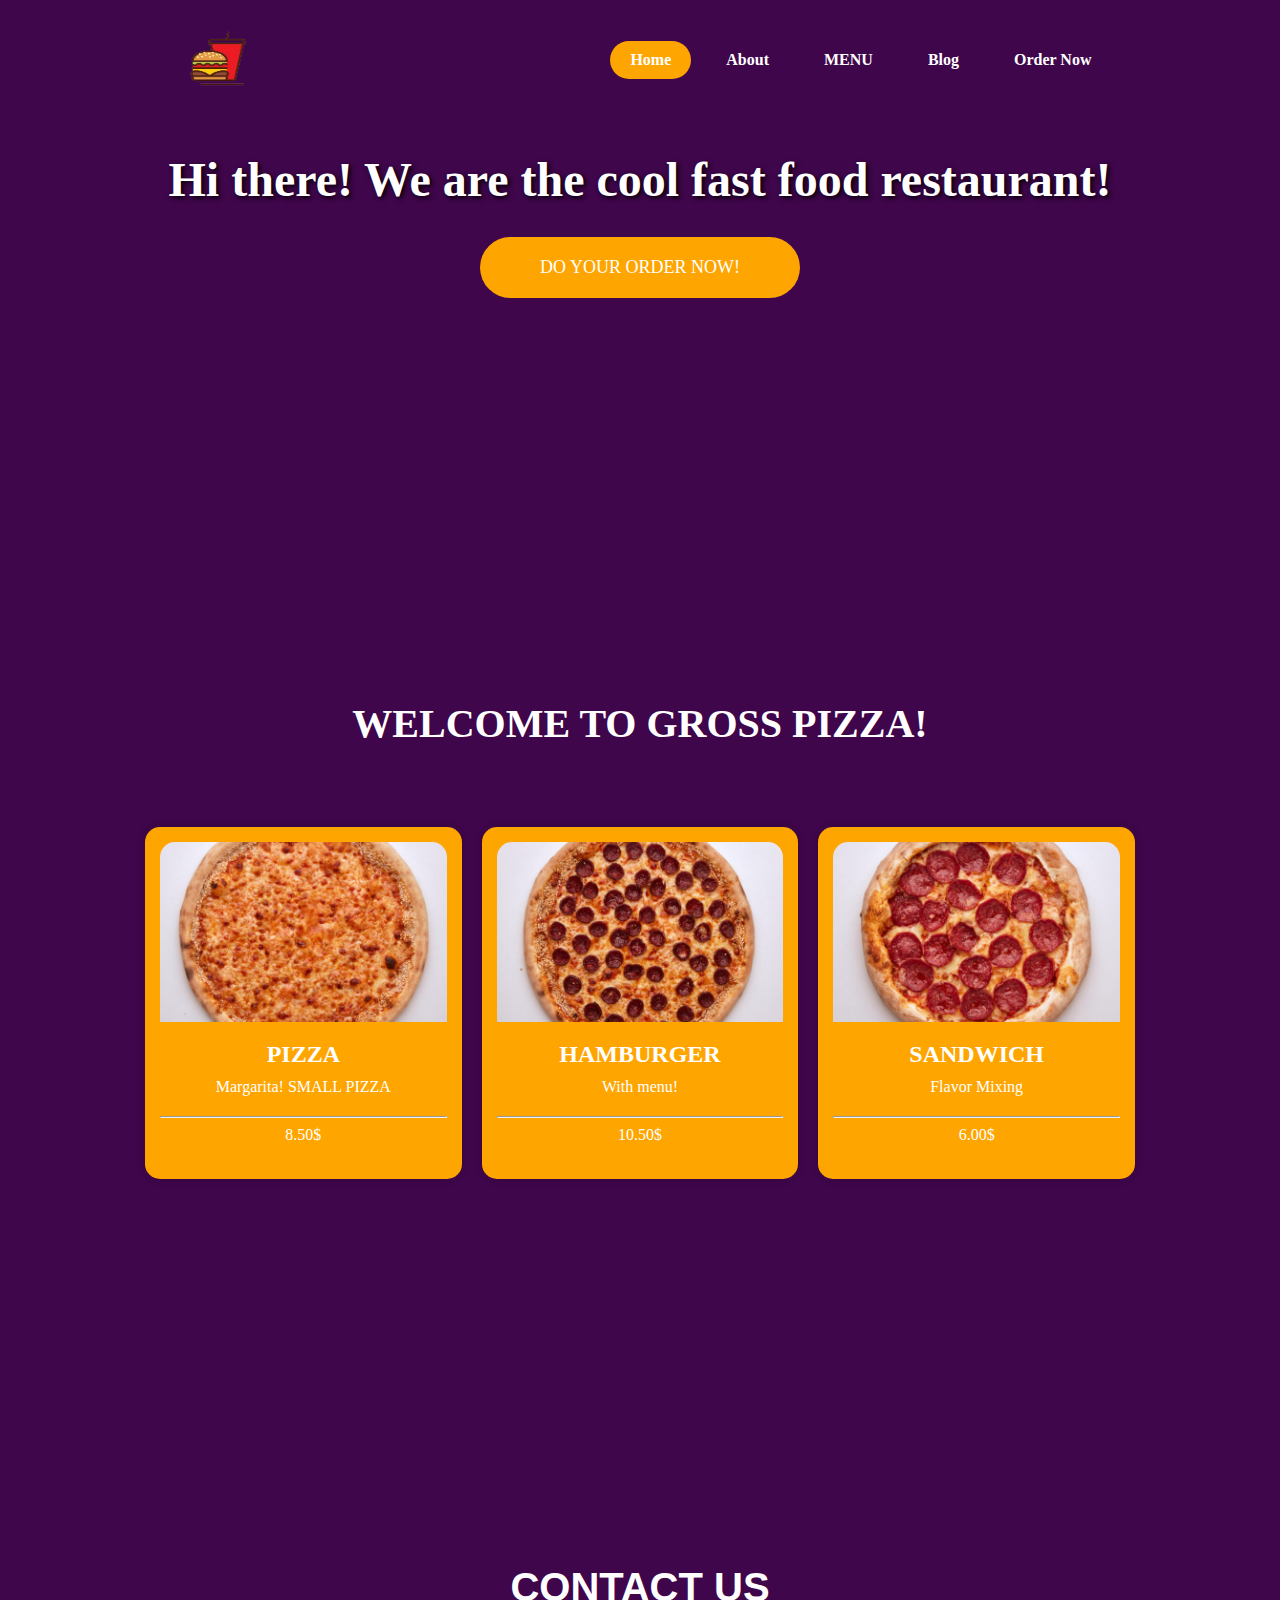
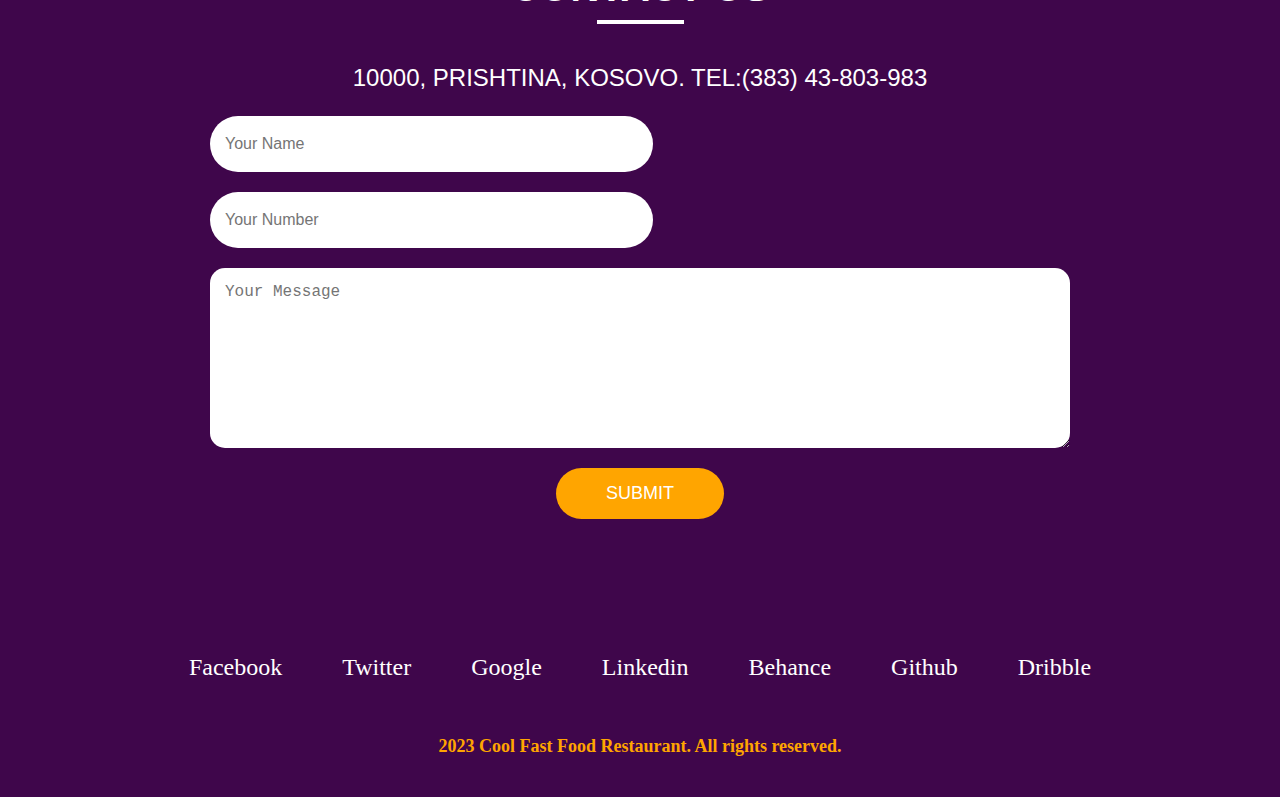
<file: index.html>
<!DOCTYPE html>
<html lang="en">
<head>
    <meta charset="UTF-8">
    <meta name="viewport" content="width=device-width, initial-scale=1.0">
    <title>Personal Project</title>
    <link rel="stylesheet" href="style.css">
</head>
<body>
    <section id="section-1">
        <div class="container">
            <header>
                <img src="images__1_-removebg-preview.png" alt="logo" width="100px" height="80px" />
                <nav>
                    <ul>
                        <li class="active"><a href="index.html">Home</a></li>
                        <li><a href="about.html">About</a></li>
                        <li><a href="work.html">MENU</a></li>
                        <li><a href="blog.html">Blog</a></li>
                        <li><a href="order.html">Order Now</a></li>
                    </ul>
                </nav>
            </header>
         <div class = "main-heading">
            <h1>Hi there! We are the cool fast food restaurant!</h1>
            <a href="order.html">Do your order now!</a>
         </div>
        </div>
       </section>  
       <section id="section-2">
          <div class="container">
            <div class="title-box">
                <h2>Welcome to GROSS Pizza!</h2>
                </div>

                <!-- <div class="services-box">
                    <div class="service">
                        <img src="Untitled.png">
                        <h3>BRANDING</h3>
                        <p>Lorem ipsum dolor sit amet consectetur adipisicing elit. Labore, 
                        architecto quod veniam nisi, tenetur atque deleniti assumenda 
                        delectus?</p>
                    </div>  -->
   
             <div class="services-box">
                <div class="service">
                    <img src="pica-margarita-3-600x600.jpg" width="300px"  height="180px">
                    <h3>PIZZA</h3>
                    <p>Margarita! SMALL PIZZA<br><hr>8.50$ 
                    </p>
                </div> 

                <div class="service">
                    <img src="pica-peperoni-3-600x600.jpg" width="300px" height="180px">
                    <h3>HAMBURGER</h3>
                    <p>With menu!<br><hr>10.50$
                    </p>
                </div>
                <div class="service">
                    <img src="pica-peperoni-chicago-2-600x600.jpg" width="300px" height="180px">
                    <h3>SANDWICH</h3>
                    <p>Flavor Mixing<br><hr>6.00$</p>
                </div>
           </div>
        </div>
    </section>

    <section id="section-3">
        <div class="container">
            <div class="title-box">
                <h2> Contact Us</h2>
                <div class="line"></div>
                <p>10000, Prishtina, Kosovo. Tel:(383) 43-803-983 </p>
            </div>

            <div id="contact-form">
                <form>
                    <div class="form-row">
                        <label for="name" class="sr-only">Your Name</label>
                        <input type="text" id="name" name="name" placeholder="Your Name" required />
                        <label for="phone" class="sr-only">Your Number</label>
                        <input type="tel" id="phone" name="phone" placeholder="Your Number" required />
                    </div>
                    <div class="form-row">
                        <label for="message" class="sr-only">Your Message</label>
                        <textarea id="message" name="message" placeholder="Your Message" required></textarea>
                    </div>
                    <div class="form-row">
                        <input type="submit" class="big-button" value="Submit" />
                    </div>
                </form>
            </div>
        </div>
     </section>
     <footer>
        <div class="container">
            <div class="footer-links">
                <ul>
                    <li><a href="#">Facebook</a></li>
                    <li><a href="#">Twitter</a></li>
                    <li><a href="#">Google</a></li>
                    <li><a href="#">Linkedin</a></li>
                    <li><a href="#">Behance</a></li>
                    <li><a href="#">Github</a></li>
                    <li><a href="#">Dribble</a></li>
                </ul>
            </div>
        </div>
<p class="copyright" style="text-align: center; font-size: 18px; font-weight: bold; color: orange; 
margin-top: 20px; margin-bottom: 20px;"> 2023 Cool Fast Food Restaurant. All rights reserved.</p>
     </footer>

</body>
</html>
</file>
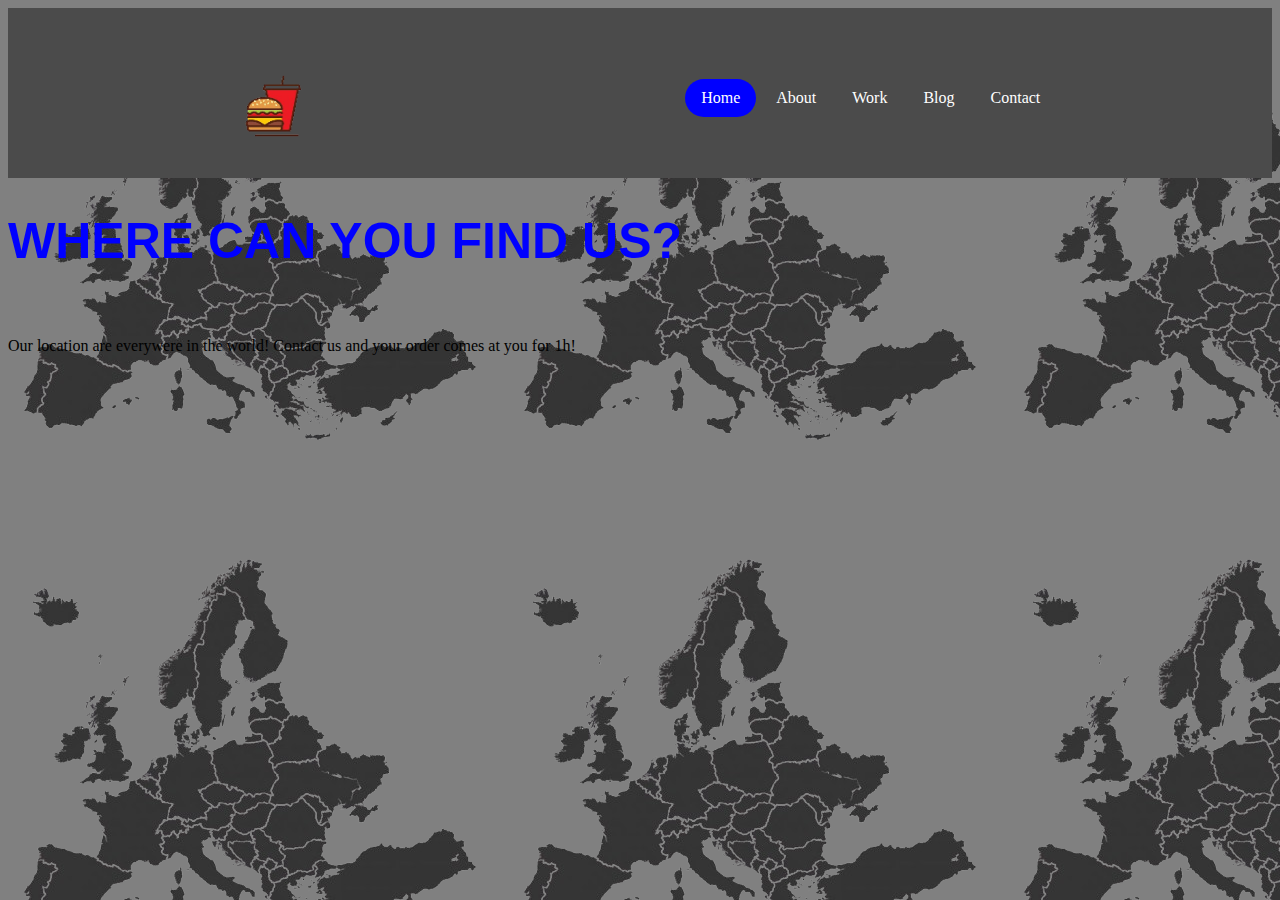
<file: about.html>
<!DOCTYPE html>
<html lang="en">
<head>
    <meta charset="UTF-8">
    <meta name="viewport" content="width=device-width, initial-scale=1.0">
    <title>Document</title>
    <link rel="stylesheet" href="about.css">
</head>
<body>
    <section id="section-1">
        <div class="container">
            <header>
                <img src="images__1_-removebg-preview.png" alt="logo" width="100px" height="90px">
                  <nav>
                    <ul>
                        <li class="active"><a href="#">Home</a></li>
                        <li><a href="about.html">About</a></li>
                        <li><a href="work.html">Work</a></li>
                        <li><a href="blog.html">Blog</a></li>
                        <li><a href="contact.html">Contact</a></li>
                    </ul>
                  </nav>
            </header>
            </div>
            </section>
    <h1>Where can you find us?</h1><br>

       <p>Our location are everywere in the world! Contact us and your order comes at you for 1h!</p><br>
</body>
</html>
</file>
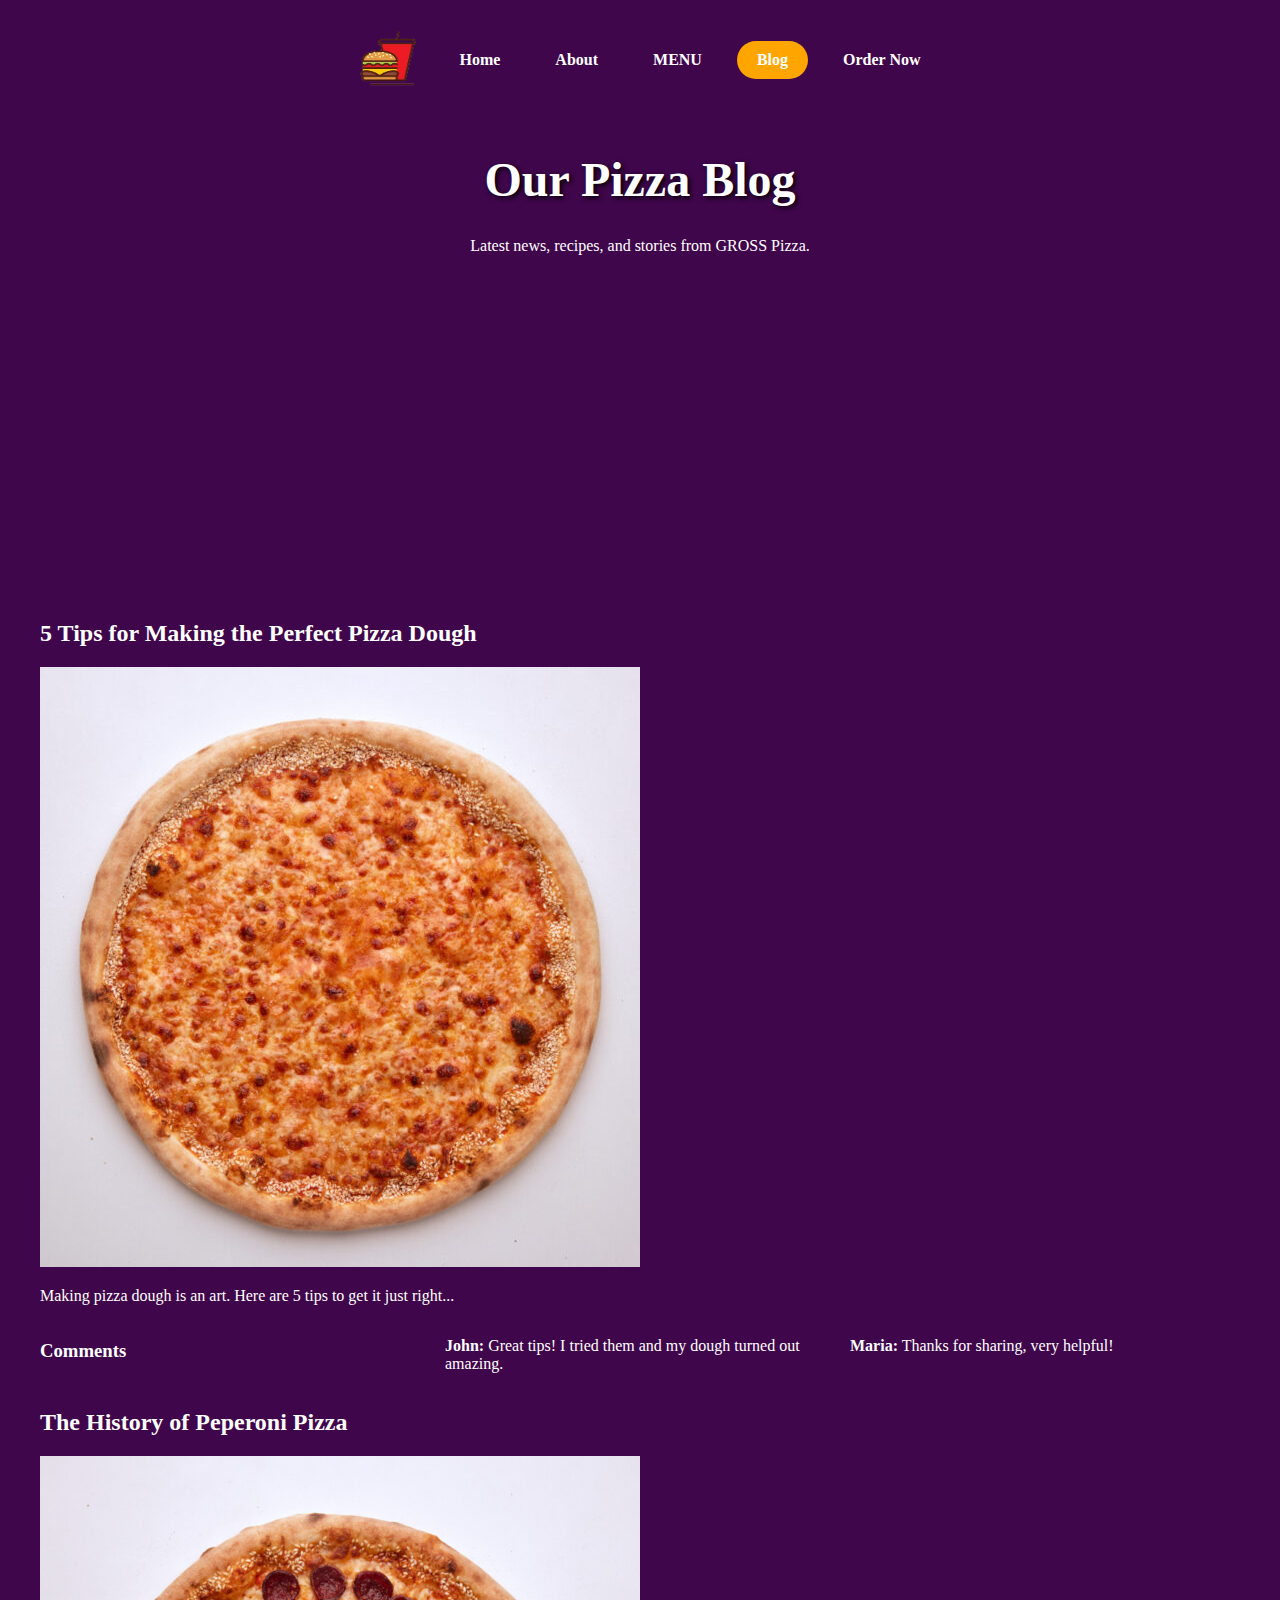
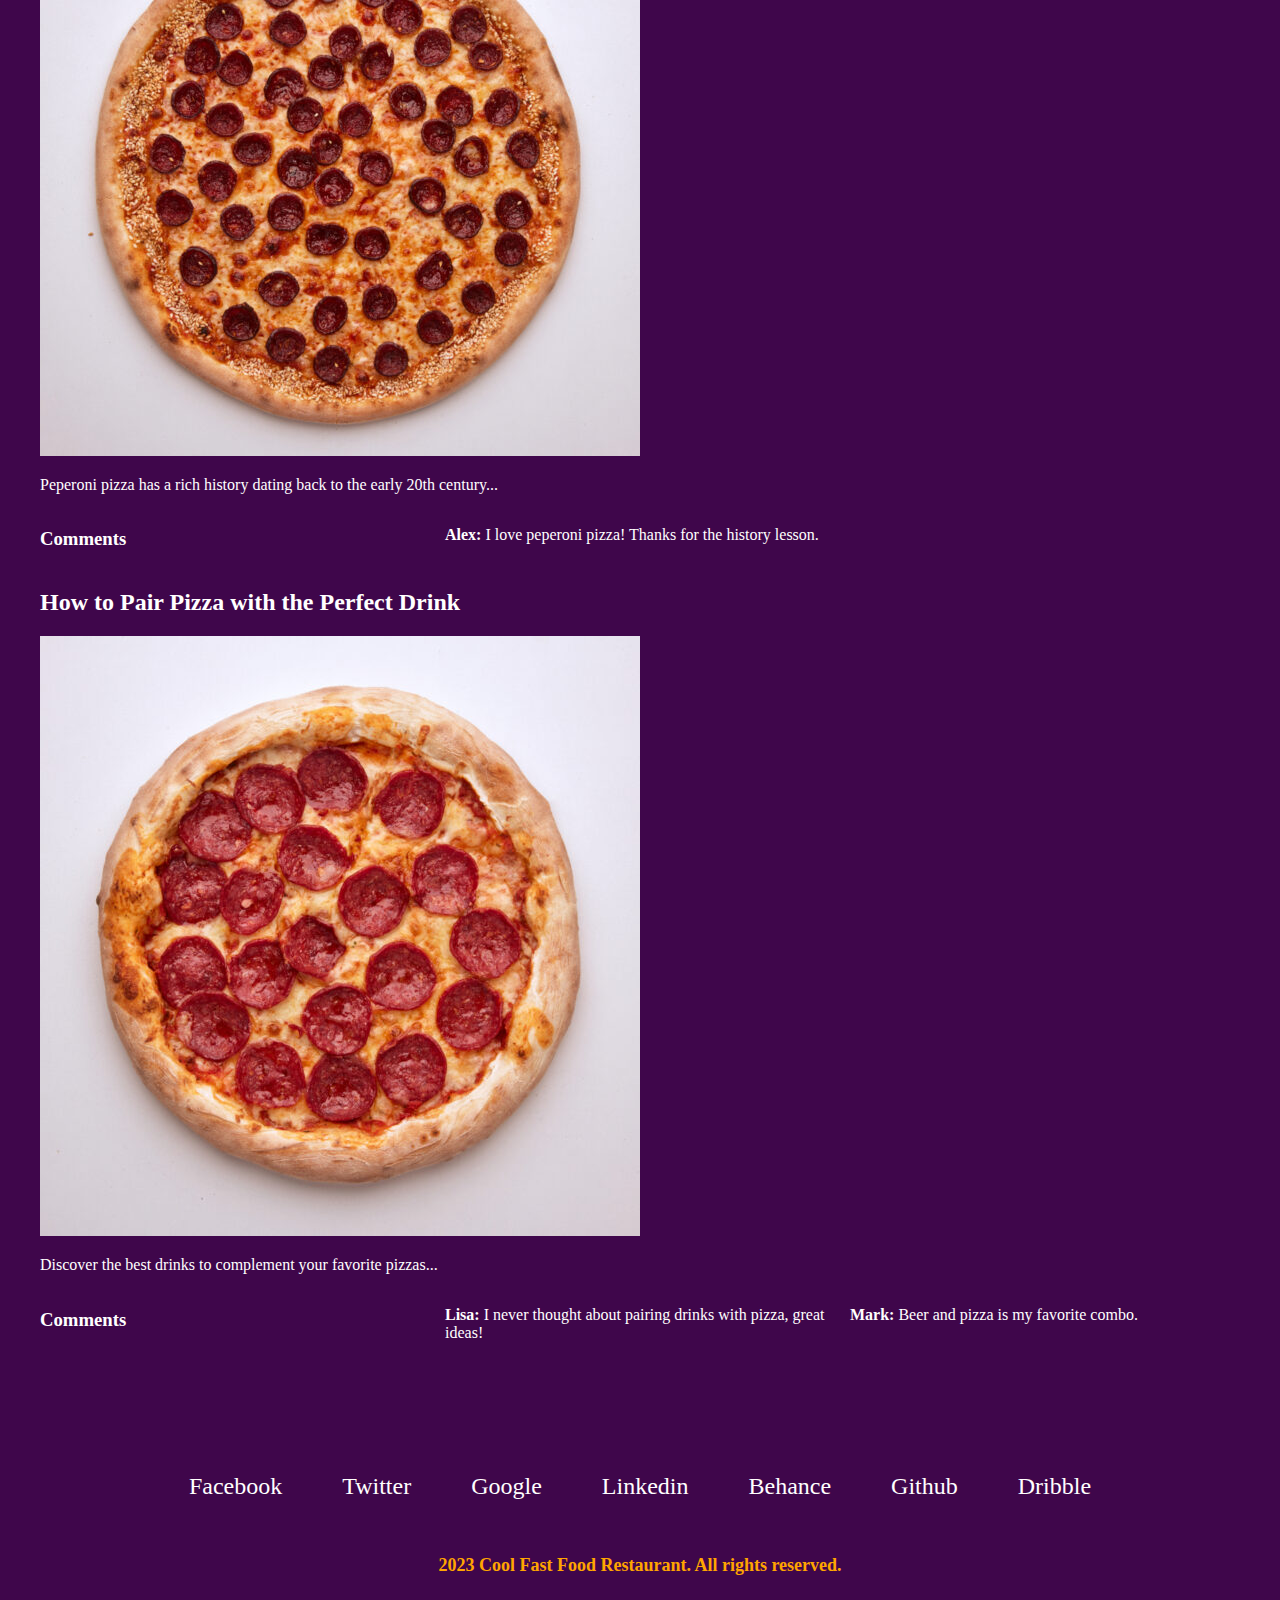
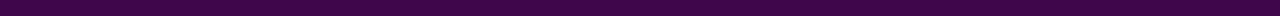
<file: blog.html>
<!DOCTYPE html>
<html lang="en">
<head>
    <meta charset="UTF-8" />
    <meta name="viewport" content="width=device-width, initial-scale=1" />
    <title>Blog - GROSS Pizza</title>
    <link rel="stylesheet" href="style.css" />
</head>
<body>
    <section id="section-1">
        <div class="container">
            <header>
                <img src="images__1_-removebg-preview.png" alt="logo" width="100px" height="80px" />
                <nav>
                    <ul>
                        <li><a href="index.html">Home</a></li>
                        <li><a href="about.html">About</a></li>
                        <li><a href="work.html">MENU</a></li>
                        <li class="active"><a href="blog.html">Blog</a></li>
                        <li><a href="order.html">Order Now</a></li>
                    </ul>
                </nav>
            </header>
            <div class="main-heading">
                <h1>Our Pizza Blog</h1>
                <p>Latest news, recipes, and stories from GROSS Pizza.</p>
            </div>
        </div>
    </section>

    <section id="section-2">
        <div class="container">
            <article class="blog-post">
                <h2>5 Tips for Making the Perfect Pizza Dough</h2>
                <img src="pica-margarita-3-600x600.jpg" alt="Pizza Dough" />
                <p>Making pizza dough is an art. Here are 5 tips to get it just right...</p>
                <div class="comments comments-grid">
                    <h3>Comments</h3>
                    <p><strong>John:</strong> Great tips! I tried them and my dough turned out amazing.</p>
                    <p><strong>Maria:</strong> Thanks for sharing, very helpful!</p>
                </div>
            </article>

            <article class="blog-post">
                <h2>The History of Peperoni Pizza</h2>
                <img src="pica-peperoni-3-600x600.jpg" alt="Peperoni Pizza" />
                <p>Peperoni pizza has a rich history dating back to the early 20th century...</p>
                <div class="comments comments-grid">
                    <h3>Comments</h3>
                    <p><strong>Alex:</strong> I love peperoni pizza! Thanks for the history lesson.</p>
                </div>
            </article>

            <article class="blog-post">
                <h2>How to Pair Pizza with the Perfect Drink</h2>
                <img src="pica-peperoni-chicago-2-600x600.jpg" alt="Pizza and Drink" />
                <p>Discover the best drinks to complement your favorite pizzas...</p>
                <div class="comments comments-grid">
                    <h3>Comments</h3>
                    <p><strong>Lisa:</strong> I never thought about pairing drinks with pizza, great ideas!</p>
                    <p><strong>Mark:</strong> Beer and pizza is my favorite combo.</p>
                </div>
            </article>
        </div>
    </section>

    <footer>
        <div class="container">
            <div class="footer-links">
                <ul>
                    <li><a href="#">Facebook</a></li>
                    <li><a href="#">Twitter</a></li>
                    <li><a href="#">Google</a></li>
                    <li><a href="#">Linkedin</a></li>
                    <li><a href="#">Behance</a></li>
                    <li><a href="#">Github</a></li>
                    <li><a href="#">Dribble</a></li>
                </ul>
            </div>
        </div>
        <p class="copyright" style="text-align: center; font-size: 18px; font-weight: bold; color: orange; margin-top: 20px; margin-bottom: 20px;">
            2023 Cool Fast Food Restaurant. All rights reserved.
        </p>
    </footer>
</body>
</html>
</file>
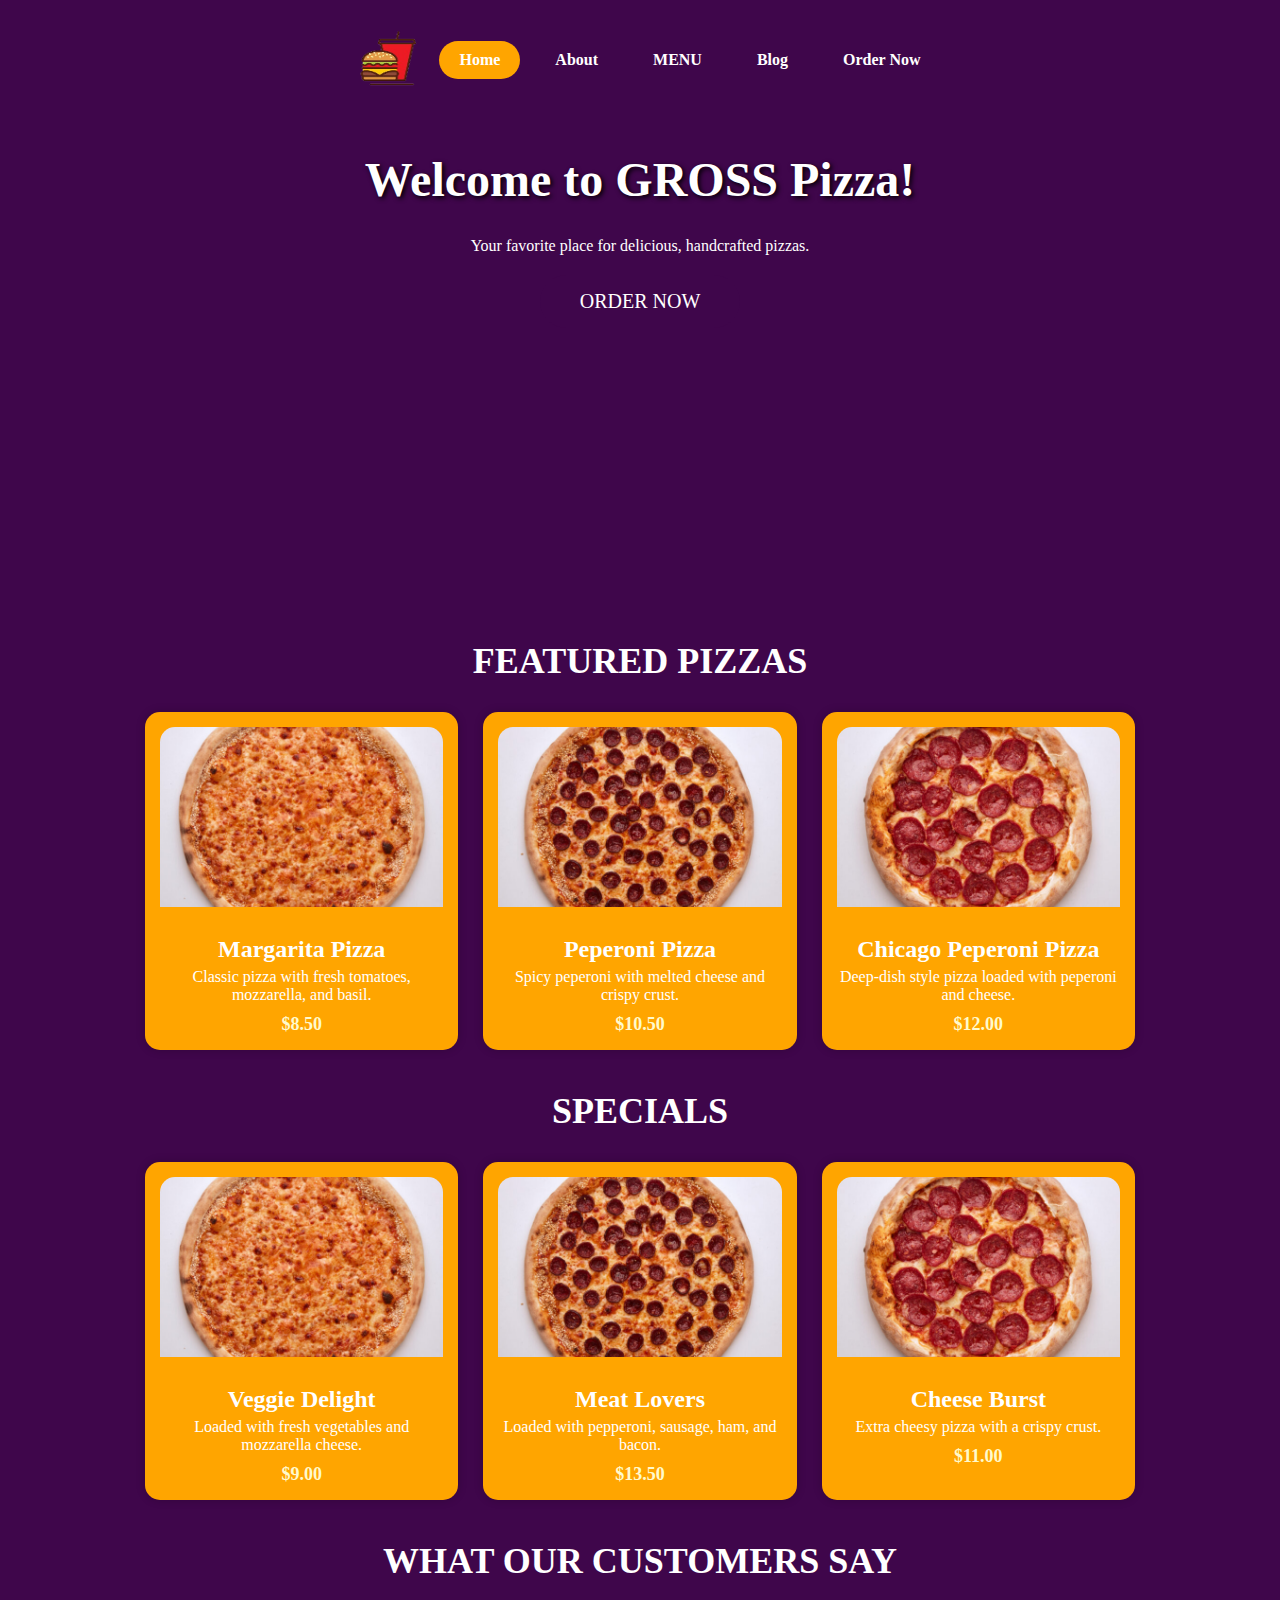
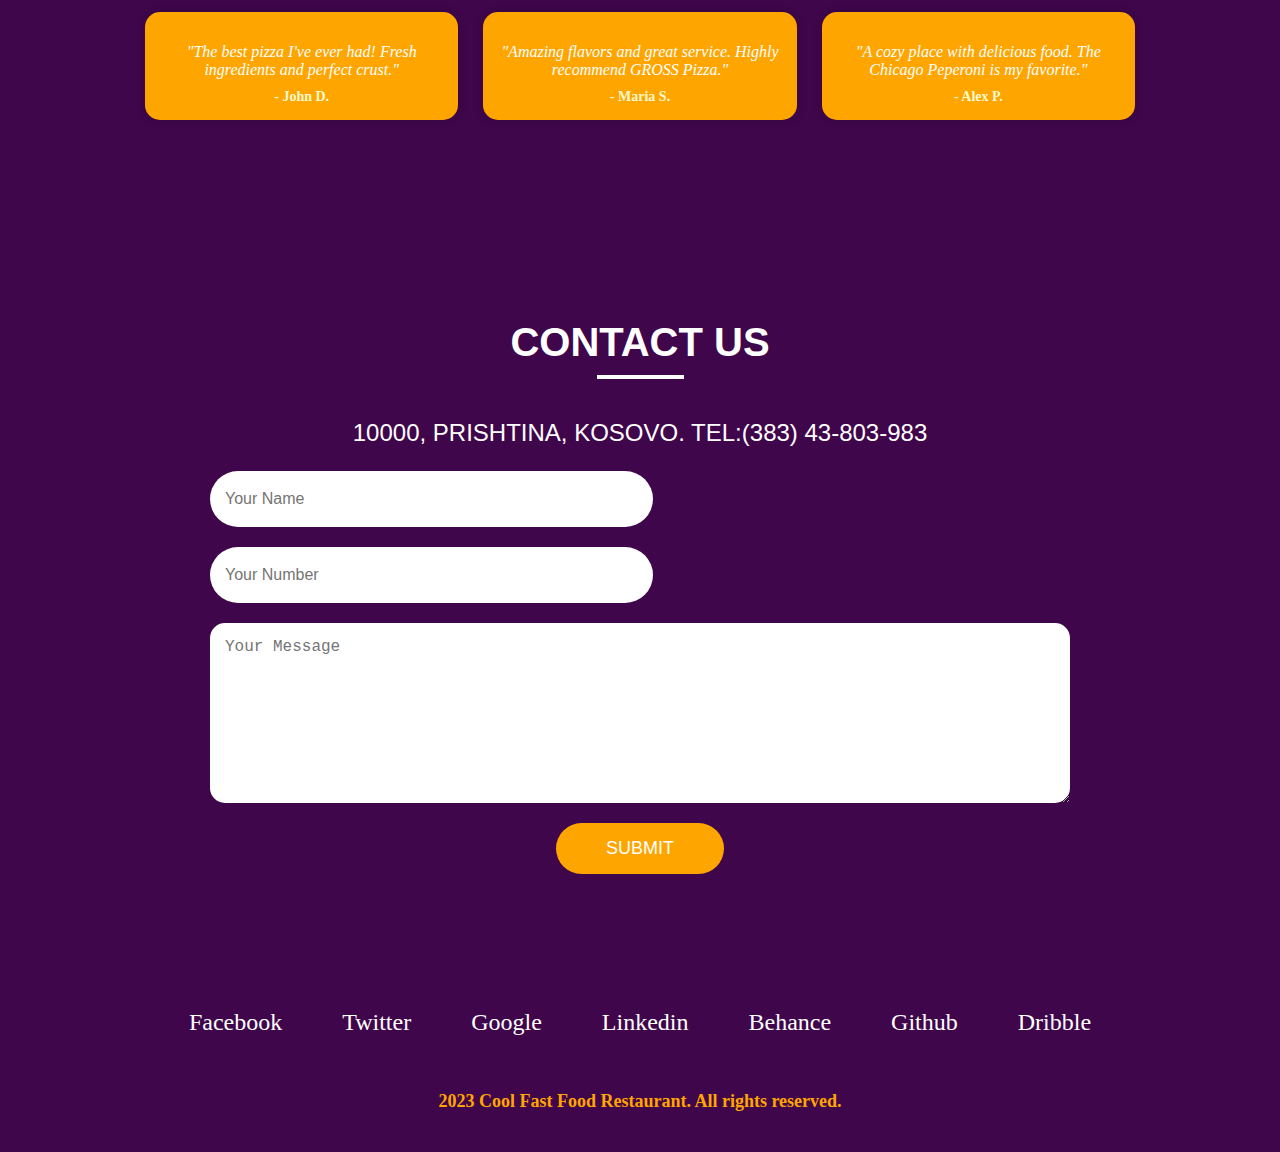
<file: index_new.html>
<!DOCTYPE html>
<html lang="en">
<head>
    <meta charset="UTF-8" />
    <meta name="viewport" content="width=device-width, initial-scale=1" />
    <title>GROSS Pizza - Home</title>
    <link rel="stylesheet" href="style.css" />
    <style>
        .featured-pizzas, .specials, .testimonials {
            max-width: 990px;
            margin: 40px auto;
            padding: 0 20px;
        }
        .section-title {
            text-align: center;
            font-size: 36px;
            font-weight: bold;
            color: #ffffff;
            margin-bottom: 30px;
            text-transform: uppercase;
        }
        .pizza-grid, .testimonial-grid {
            display: grid;
            grid-template-columns: repeat(auto-fit, minmax(280px, 1fr));
            gap: 25px;
        }
        .pizza-item, .testimonial-item {
            background-color: orange;
            border-radius: 15px;
            padding: 15px;
            color: white;
            box-shadow: 0 0 10px rgba(0,0,0,0.2);
            text-align: center;
            transition: transform 0.3s ease-in-out;
        }
        .pizza-item:hover, .testimonial-item:hover {
            transform: translateY(-10px);
        }
        .pizza-item img {
            width: 100%;
            height: 180px;
            object-fit: cover;
            border-radius: 15px 15px 0 0;
            margin-bottom: 15px;
        }
        .pizza-item h3 {
            margin: 10px 0 5px;
            font-size: 24px;
            font-weight: bold;
        }
        .pizza-item p {
            font-size: 16px;
            margin: 0 0 10px;
        }
        .pizza-item .price {
            font-size: 18px;
            font-weight: bold;
            color: #fffacd;
        }
        .testimonial-item p {
            font-style: italic;
            font-size: 16px;
            margin-bottom: 10px;
        }
        .testimonial-item .author {
            font-weight: bold;
            font-size: 14px;
            color: #fffacd;
        }
        .call-to-action {
            text-align: center;
            margin-top: 20px;
        }
        .call-to-action a {
            background-color: #3f064b;
            color: white;
            padding: 15px 40px;
            font-size: 20px;
            text-decoration: none;
            border-radius: 50px;
            transition: background-color 0.3s ease-in-out;
        }
        .call-to-action a:hover {
            background-color: #5a0a6e;
        }
    </style>
</head>
<body>
    <section id="section-1">
        <div class="container">
            <header>
                <img src="images__1_-removebg-preview.png" alt="logo" width="100px" height="80px" />
                <nav>
                    <ul>
                        <li class="active"><a href="index.html">Home</a></li>
                        <li><a href="about.html">About</a></li>
                        <li><a href="work.html">MENU</a></li>
                        <li><a href="blog.html">Blog</a></li>
                        <li><a href="order.html">Order Now</a></li>
                    </ul>
                </nav>
            </header>
            <div class="main-heading">
                <h1>Welcome to GROSS Pizza!</h1>
                <p>Your favorite place for delicious, handcrafted pizzas.</p>
                <div class="call-to-action">
                    <a href="order.html">Order Now</a>
                </div>
            </div>
        </div>
    </section>

    <section class="featured-pizzas">
        <h2 class="section-title">Featured Pizzas</h2>
        <div class="pizza-grid">
            <div class="pizza-item">
                <img src="pica-margarita-3-600x600.jpg" alt="Margarita Pizza" />
                <h3>Margarita Pizza</h3>
                <p>Classic pizza with fresh tomatoes, mozzarella, and basil.</p>
                <div class="price">$8.50</div>
            </div>
            <div class="pizza-item">
                <img src="pica-peperoni-3-600x600.jpg" alt="Peperoni Pizza" />
                <h3>Peperoni Pizza</h3>
                <p>Spicy peperoni with melted cheese and crispy crust.</p>
                <div class="price">$10.50</div>
            </div>
            <div class="pizza-item">
                <img src="pica-peperoni-chicago-2-600x600.jpg" alt="Chicago Peperoni Pizza" />
                <h3>Chicago Peperoni Pizza</h3>
                <p>Deep-dish style pizza loaded with peperoni and cheese.</p>
                <div class="price">$12.00</div>
            </div>
        </div>
    </section>

    <section class="specials">
        <h2 class="section-title">Specials</h2>
        <div class="pizza-grid">
            <div class="pizza-item">
                <img src="pica-margarita-3-600x600.jpg" alt="Veggie Delight" />
                <h3>Veggie Delight</h3>
                <p>Loaded with fresh vegetables and mozzarella cheese.</p>
                <div class="price">$9.00</div>
            </div>
            <div class="pizza-item">
                <img src="pica-peperoni-3-600x600.jpg" alt="Meat Lovers" />
                <h3>Meat Lovers</h3>
                <p>Loaded with pepperoni, sausage, ham, and bacon.</p>
                <div class="price">$13.50</div>
            </div>
            <div class="pizza-item">
                <img src="pica-peperoni-chicago-2-600x600.jpg" alt="Cheese Burst" />
                <h3>Cheese Burst</h3>
                <p>Extra cheesy pizza with a crispy crust.</p>
                <div class="price">$11.00</div>
            </div>
        </div>
    </section>

    <section class="testimonials">
        <h2 class="section-title">What Our Customers Say</h2>
        <div class="testimonial-grid">
            <div class="testimonial-item">
                <p>"The best pizza I've ever had! Fresh ingredients and perfect crust."</p>
                <div class="author">- John D.</div>
            </div>
            <div class="testimonial-item">
                <p>"Amazing flavors and great service. Highly recommend GROSS Pizza."</p>
                <div class="author">- Maria S.</div>
            </div>
            <div class="testimonial-item">
                <p>"A cozy place with delicious food. The Chicago Peperoni is my favorite."</p>
                <div class="author">- Alex P.</div>
            </div>
        </div>
    </section>

    <section id="section-3">
        <div class="container">
            <div class="title-box">
                <h2>Contact Us</h2>
                <div class="line"></div>
                <p>10000, Prishtina, Kosovo. Tel:(383) 43-803-983 </p>
            </div>

            <div id="contact-form">
                <form>
                    <div class="form-row">
                        <label for="name" class="sr-only">Your Name</label>
                        <input type="text" id="name" name="name" placeholder="Your Name" required />
                        <label for="phone" class="sr-only">Your Number</label>
                        <input type="tel" id="phone" name="phone" placeholder="Your Number" required />
                    </div>
                    <div class="form-row">
                        <label for="message" class="sr-only">Your Message</label>
                        <textarea id="message" name="message" placeholder="Your Message" required></textarea>
                    </div>
                    <div class="form-row">
                        <input type="submit" class="big-button" value="Submit" />
                    </div>
                </form>
            </div>
        </div>
     </section>

     <footer>
        <div class="container">
            <div class="footer-links">
                <ul>
                    <li><a href="#">Facebook</a></li>
                    <li><a href="#">Twitter</a></li>
                    <li><a href="#">Google</a></li>
                    <li><a href="#">Linkedin</a></li>
                    <li><a href="#">Behance</a></li>
                    <li><a href="#">Github</a></li>
                    <li><a href="#">Dribble</a></li>
                </ul>
            </div>
        </div>
        <p class="copyright" style="text-align: center; font-size: 18px; font-weight: bold; color: orange; 
        margin-top: 20px; margin-bottom: 20px;"> 2023 Cool Fast Food Restaurant. All rights reserved.</p>
     </footer>
</file>
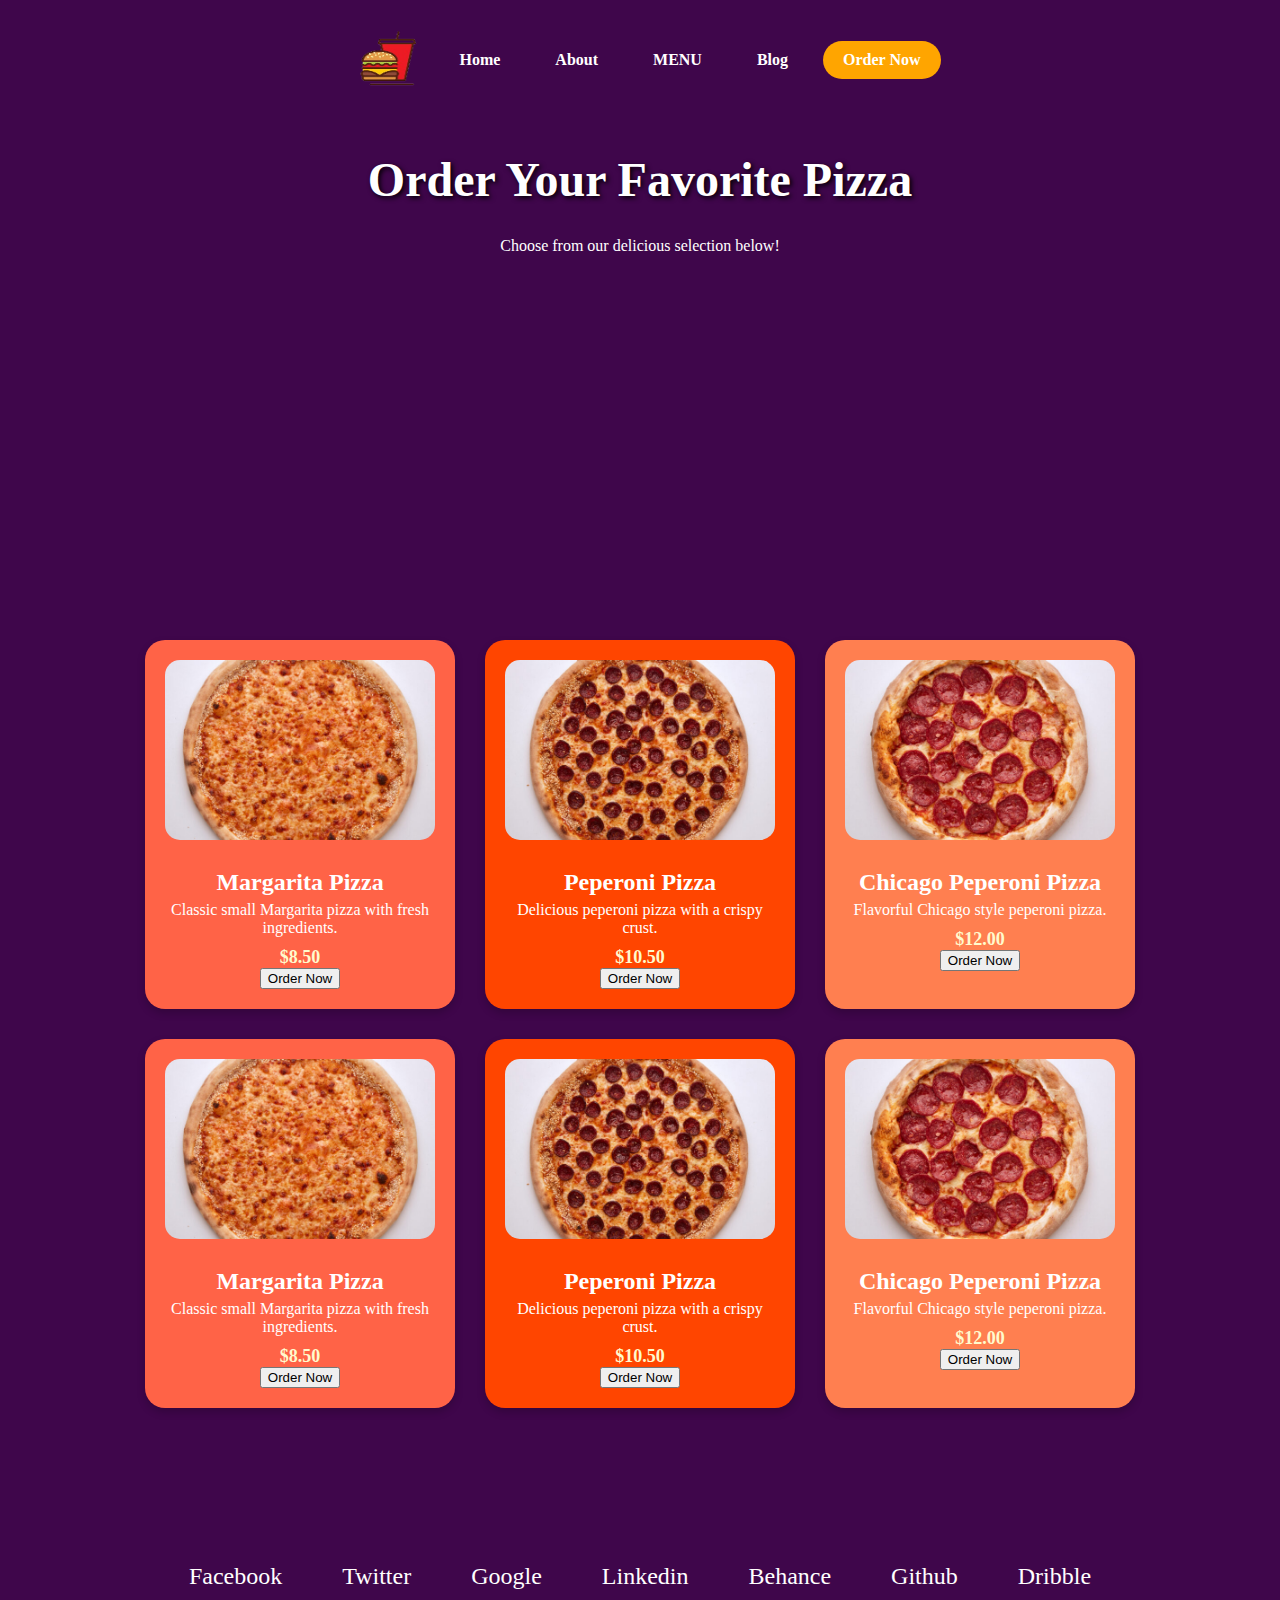
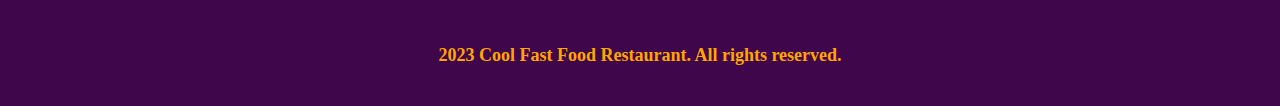
<file: order.html>
<!DOCTYPE html>
<html lang="en">
<head>
    <meta charset="UTF-8" />
    <meta name="viewport" content="width=device-width, initial-scale=1" />
    <title>Order Now - GROSS Pizza</title>
    <link rel="stylesheet" href="style.css" />
    <style>
        .order-grid {
            display: grid;
            grid-template-columns: repeat(3, 1fr);
            gap: 30px;
            max-width: 990px;
            margin: 40px auto;
        }
        .order-item {
            background-color: #ff7f50;
            border-radius: 20px;
            box-shadow: 0 4px 8px rgba(0,0,0,0.2);
            padding: 20px;
            text-align: center;
            color: white;
            transition: transform 0.3s ease;
        }
        .order-item:hover {
            transform: scale(1.05);
        }
        .order-item img {
            width: 100%;
            height: 180px;
            object-fit: cover;
            border-radius: 15px;
            margin-bottom: 15px;
        }
        .order-item h3 {
            margin: 10px 0 5px;
            font-size: 24px;
            font-weight: bold;
        }
        .order-item p {
            font-size: 16px;
            margin: 0 0 10px;
        }
        .order-item .price {
            font-size: 18px;
            font-weight: bold;
            color: #fffacd;
        }
    </style>
</head>
<body>
    <section id="section-1">
        <div class="container">
            <header>
                <img src="images__1_-removebg-preview.png" alt="logo" width="100px" height="80px" />
                <nav>
                    <ul>
                        <li><a href="index.html">Home</a></li>
                        <li><a href="about.html">About</a></li>
                        <li><a href="work.html">MENU</a></li>
                        <li><a href="blog.html">Blog</a></li>
                        <li class="active"><a href="order.html">Order Now</a></li>
                    </ul>
                </nav>
            </header>
            <div class="main-heading">
                <h1>Order Your Favorite Pizza</h1>
                <p>Choose from our delicious selection below!</p>
            </div>
        </div>
    </section>

    <section id="section-2">
        <div class="order-grid">
            <div class="order-item" style="background-color:#ff6347;">
                <img src="pica-margarita-3-600x600.jpg" alt="Margarita Pizza" />
                <h3>Margarita Pizza</h3>
                <p>Classic small Margarita pizza with fresh ingredients.</p>
                <div class="price">$8.50</div>
                <button class="order-now-button">Order Now</button>
            </div>
            <div class="order-item" style="background-color:#ff4500;">
                <img src="pica-peperoni-3-600x600.jpg" alt="Peperoni Pizza" />
                <h3>Peperoni Pizza</h3>
                <p>Delicious peperoni pizza with a crispy crust.</p>
                <div class="price">$10.50</div>
                <button class="order-now-button">Order Now</button>
            </div>
            <div class="order-item" style="background-color:#ff7f50;">
                <img src="pica-peperoni-chicago-2-600x600.jpg" alt="Chicago Peperoni Pizza" />
                <h3>Chicago Peperoni Pizza</h3>
                <p>Flavorful Chicago style peperoni pizza.</p>
                <div class="price">$12.00</div>
                <button class="order-now-button">Order Now</button>
            </div>
            <div class="order-item" style="background-color:#ff6347;">
                <img src="pica-margarita-3-600x600.jpg" alt="Margarita Pizza" />
                <h3>Margarita Pizza</h3>
                <p>Classic small Margarita pizza with fresh ingredients.</p>
                <div class="price">$8.50</div>
                <button class="order-now-button">Order Now</button>
            </div>
            <div class="order-item" style="background-color:#ff4500;">
                <img src="pica-peperoni-3-600x600.jpg" alt="Peperoni Pizza" />
                <h3>Peperoni Pizza</h3>
                <p>Delicious peperoni pizza with a crispy crust.</p>
                <div class="price">$10.50</div>
                <button class="order-now-button">Order Now</button>
            </div>
            <div class="order-item" style="background-color:#ff7f50;">
                <img src="pica-peperoni-chicago-2-600x600.jpg" alt="Chicago Peperoni Pizza" />
                <h3>Chicago Peperoni Pizza</h3>
                <p>Flavorful Chicago style peperoni pizza.</p>
                <div class="price">$12.00</div>
                <button class="order-now-button">Order Now</button>
            </div>
        </div>
    </section>

    <footer>
        <div class="container">
            <div class="footer-links">
                <ul>
                    <li><a href="#">Facebook</a></li>
                    <li><a href="#">Twitter</a></li>
                    <li><a href="#">Google</a></li>
                    <li><a href="#">Linkedin</a></li>
                    <li><a href="#">Behance</a></li>
                    <li><a href="#">Github</a></li>
                    <li><a href="#">Dribble</a></li>
                </ul>
            </div>
        </div>
        <p class="copyright" style="text-align: center; font-size: 18px; font-weight: bold; color: orange; margin-top: 20px; margin-bottom: 20px;">
            2023 Cool Fast Food Restaurant. All rights reserved.
        </p>
    </footer>
</body>
</html>
</file>
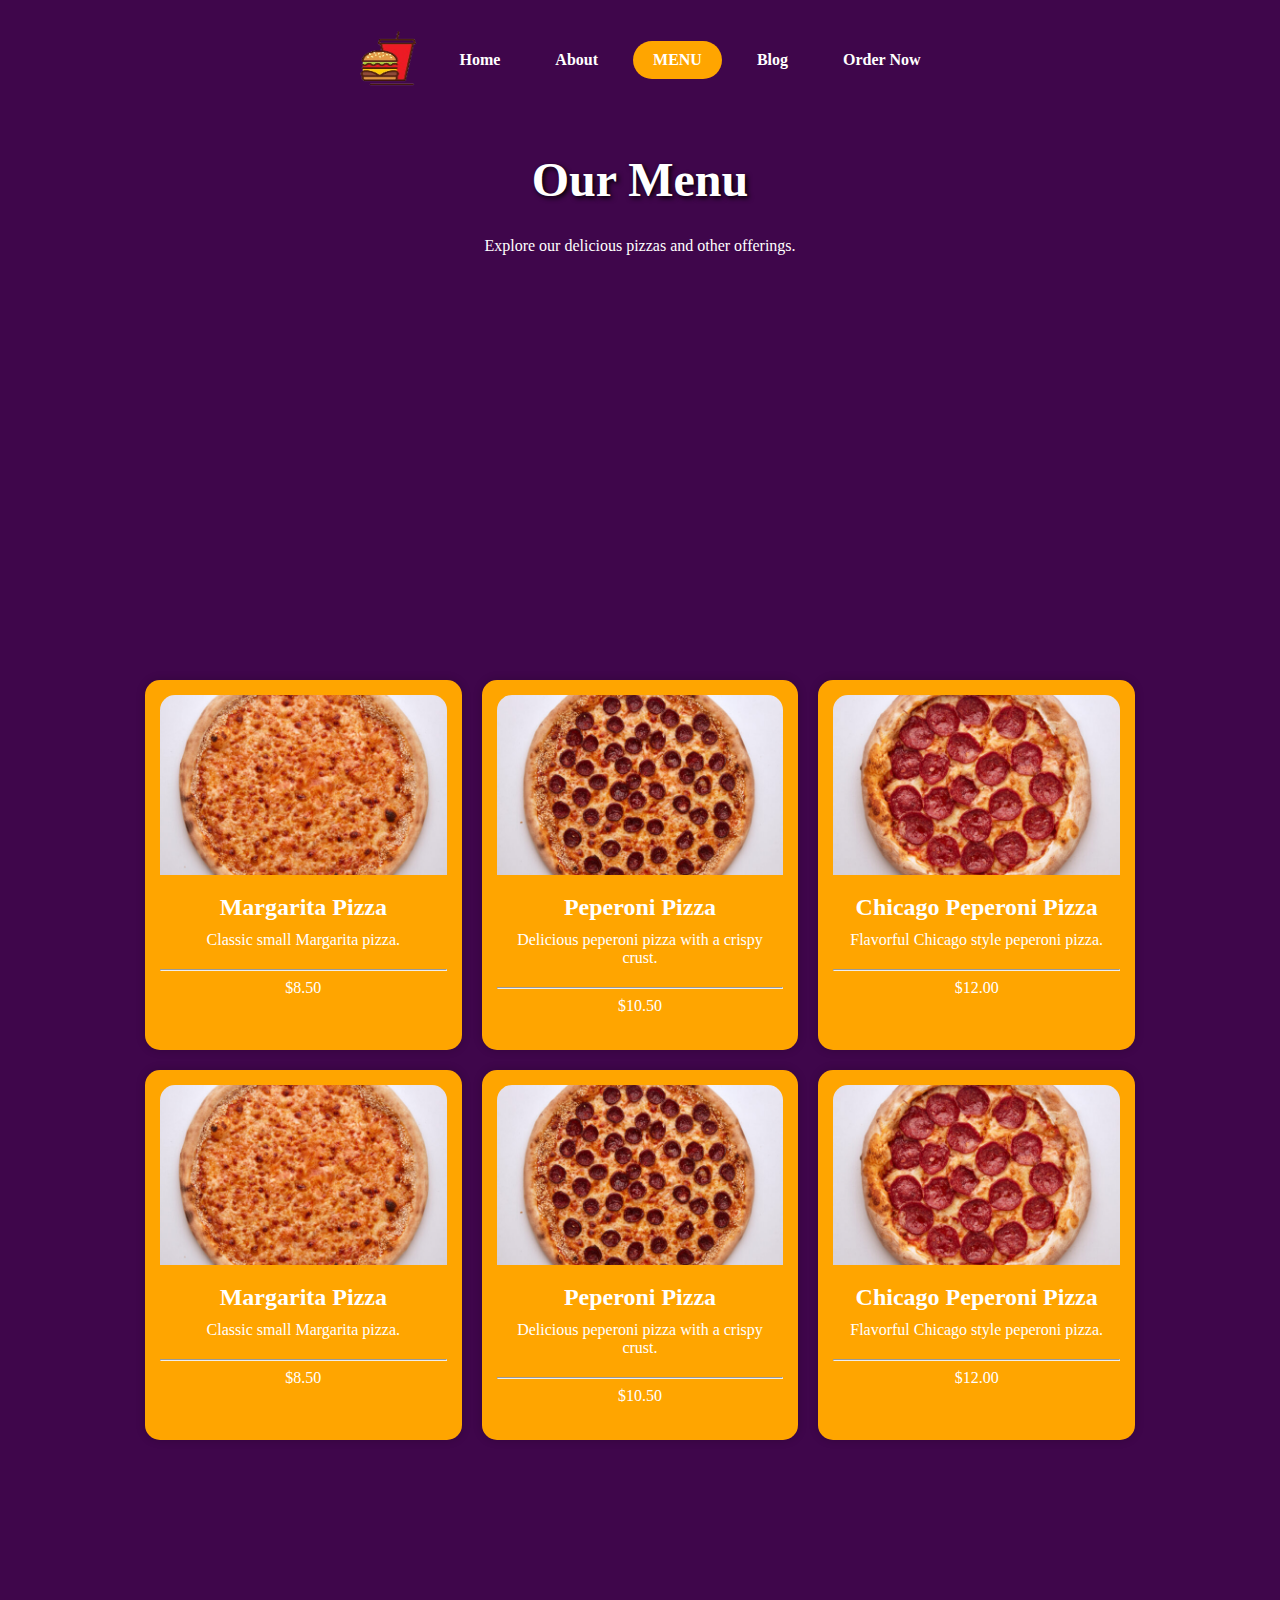
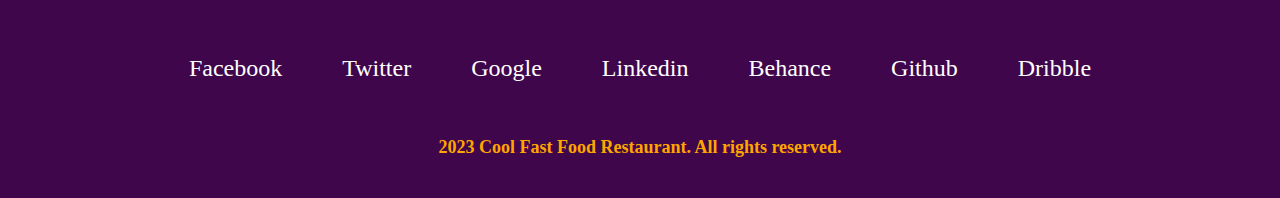
<file: work.html>
<!DOCTYPE html>
<html lang="en">
<head>
    <meta charset="UTF-8" />
    <meta name="viewport" content="width=device-width, initial-scale=1" />
    <title>Menu - GROSS Pizza</title>
    <link rel="stylesheet" href="style.css" />
</head>
<body>
    <section id="section-1">
        <div class="container">
            <header>
                <img src="images__1_-removebg-preview.png" alt="logo" width="100px" height="80px" />
                <nav>
                    <ul>
                        <li><a href="index.html">Home</a></li>
                        <li><a href="about.html">About</a></li>
                        <li class="active"><a href="work.html">MENU</a></li>
                        <li><a href="blog.html">Blog</a></li>
                        <li><a href="order.html">Order Now</a></li>
                    </ul>
                </nav>
            </header>
            <div class="main-heading">
                <h1>Our Menu</h1>
                <p>Explore our delicious pizzas and other offerings.</p>
            </div>
        </div>
    </section>

    <section id="section-2">
        <div class="container">
            <div class="services-box menu-grid">
                <div class="service menu-item">
                    <img src="pica-margarita-3-600x600.jpg" alt="Margarita Pizza" />
                    <h3>Margarita Pizza</h3>
                    <p>Classic small Margarita pizza.<br /><hr />$8.50</p>
                </div>
                <div class="service menu-item">
                    <img src="pica-peperoni-3-600x600.jpg" alt="Peperoni Pizza" />
                    <h3>Peperoni Pizza</h3>
                    <p>Delicious peperoni pizza with a crispy crust.<br /><hr />$10.50</p>
                </div>
                <div class="service menu-item">
                    <img src="pica-peperoni-chicago-2-600x600.jpg" alt="Chicago Peperoni Pizza" />
                    <h3>Chicago Peperoni Pizza</h3>
                    <p>Flavorful Chicago style peperoni pizza.<br /><hr />$12.00</p>
                </div>
                <div class="service menu-item">
                    <img src="pica-margarita-3-600x600.jpg" alt="Margarita Pizza" />
                    <h3>Margarita Pizza</h3>
                    <p>Classic small Margarita pizza.<br /><hr />$8.50</p>
                </div>
                <div class="service menu-item">
                    <img src="pica-peperoni-3-600x600.jpg" alt="Peperoni Pizza" />
                    <h3>Peperoni Pizza</h3>
                    <p>Delicious peperoni pizza with a crispy crust.<br /><hr />$10.50</p>
                </div>
                <div class="service menu-item">
                    <img src="pica-peperoni-chicago-2-600x600.jpg" alt="Chicago Peperoni Pizza" />
                    <h3>Chicago Peperoni Pizza</h3>
                    <p>Flavorful Chicago style peperoni pizza.<br /><hr />$12.00</p>
                </div>
            </div>
        </div>
    </section>

    <footer>
        <div class="container">
            <div class="footer-links">
                <ul>
                    <li><a href="#">Facebook</a></li>
                    <li><a href="#">Twitter</a></li>
                    <li><a href="#">Google</a></li>
                    <li><a href="#">Linkedin</a></li>
                    <li><a href="#">Behance</a></li>
                    <li><a href="#">Github</a></li>
                    <li><a href="#">Dribble</a></li>
                </ul>
            </div>
        </div>
        <p class="copyright" style="text-align: center; font-size: 18px; font-weight: bold; color: orange; margin-top: 20px; margin-bottom: 20px;">
            2023 Cool Fast Food Restaurant. All rights reserved.
        </p>
    </footer>
</body>
</html>
</file>
<file: style.css>
body {
  margin: 0;
  font-family: Georgia, 'Times New Roman', serif;
  background-color: #3f064b;
  color: white;
}

#section-1 {
  background-color: #3f064b;
  height: 600px;
  display: flex;
  align-items: center;
}

.container {
  margin-left: auto;
  margin-right: auto;
  height: 100%;
  max-width: 1200px;
  padding: 0 20px;
}

header {
  padding: 20px 0;
  display: flex;
  justify-content: space-between;
  align-items: center;
}

nav ul {
  margin: 0;
  padding: 0;
  list-style: none;
  display: flex;
  gap: 15px;
}

nav ul li {
  display: inline-block;
  padding: 10px 20px;
  border-radius: 100px;
  transition: background-color 0.3s ease-in-out, border-radius 0.3s ease-in-out;
}

nav ul li a {
  text-decoration: none;
  color: white;
  font-weight: 600;
  transition: color 0.3s ease-in-out;
}

nav ul li.active,
nav ul li:hover {
  background-color: orange;
  border-radius: 100px;
}

nav ul li a:hover {
  color: #ffffff;
}

.main-heading {
  margin-top: 0;
  text-align: center;
  color: white;
  width: 100%;
}

.main-heading h1 {
  font-size: 48px;
  font-weight: bold;
  margin-bottom: 30px;
  text-shadow: 2px 2px 5px #000000;
}

.main-heading a {
  text-decoration: none;
  background-color: orange;
  font-size: 18px;
  text-transform: uppercase;
  color: white;
  border-radius: 100px;
  padding: 20px 60px;
  display: inline-block;
  transition: background-color 0.3s ease-in-out;
}

.main-heading a:hover,
.main-heading a:focus {
  background-color: #ff8c00;
}

#section-2 {
  background-color: #3f064b;
  min-height: 745px;
  color: white;
  padding-bottom: 60px;
}

.title-box {
  text-align: center;
  max-width: 609px;
  margin-left: auto;
  margin-right: auto;
}

.title-box h2 {
  margin-top: 0;
  margin-bottom: 10px;
  padding-top: 100px;
  font-size: 40px;
  text-transform: uppercase;
  font-weight: bold;
}

.title-box .line {
  width: 87px;
  height: 4px;
  background-color: white;
  margin-left: auto;
  margin-right: auto;
  margin-bottom: 40px;
}

.services-box {
  display: grid;
  grid-template-columns: repeat(auto-fit, minmax(280px, 1fr));
  gap: 20px;
  margin-left: auto;
  margin-right: auto;
  margin-top: 80px;
  width: 100%;
  max-width: 990px;
  padding-bottom: 100px;
  color: white;
}

.service {
  background-color: orange;
  border-radius: 15px;
  box-shadow: 0 0 10px rgba(0, 0, 0, 0.2);
  padding: 15px;
  text-align: center;
  transition: transform 0.3s ease-in-out;
}

.service:hover,
.service:focus-within {
  transform: translateY(-10px);
}

.service img {
  border-radius: 15px 15px 0 0;
  height: 180px;
  margin: 0;
  object-fit: cover;
  padding: 0;
  width: 100%;
}

.service h3 {
  color: white;
  font-size: 24px;
  font-weight: bold;
  margin: 15px 0 10px;
}

.service p {
  color: white;
  font-size: 16px;
  margin: 0 15px 20px;
}

#section-3 {
  font-size: 24px;
  font-family: Arial, sans-serif;
  text-transform: uppercase;
  background-color: #3f064b;
  color: white;
  padding: 60px 0;
}

#contact-form {
  max-width: 860px;
  margin-left: auto;
  margin-right: auto;
}

.form-row {
  display: flex;
  gap: 20px;
  margin-bottom: 20px;
  flex-wrap: wrap;
}

input[type="text"],
input[type="email"],
input[type="tel"] {
  width: 48%;
  height: 56px;
  padding: 0 15px;
  font-size: 16px;
  border-radius: 50px;
  border: none;
  outline: none;
}

textarea {
  width: 100%;
  height: 150px;
  padding: 15px;
  font-size: 16px;
  border-radius: 15px;
  border: none;
  outline: none;
  resize: vertical;
}

input[type="submit"] {
  background-color: orange;
  border: none;
  font-size: 18px;
  text-transform: uppercase;
  margin-left: auto;
  margin-right: auto;
  border-radius: 100px;
  color: white;
  padding: 15px 50px;
  cursor: pointer;
  transition: background-color 0.3s ease-in-out;
}

input[type="submit"]:hover,
input[type="submit"]:focus {
  background-color: #ff8c00;
}

.big-button {
  padding: 10px 35px;
  color: white;
}

footer {
  background-color: #3f064b;
  padding: 20px 0;
}

.footer-links {
  max-width: 945px;
  margin-left: auto;
  margin-right: auto;
}

footer ul {
  display: flex;
  flex-wrap: wrap;
  gap: 20px;
  justify-content: center;
  margin: 0;
  padding: 25px 0;
}

.footer-links ul li {
  display: inline-block;
  padding: 10px 20px;
}

.footer-links ul li a {
  color: white;
  font-size: 24px;
  text-decoration: none;
  transition: color 0.3s ease-in-out;
}

.footer-links ul li a:hover,
.footer-links ul li a:focus {
  color: orange;
}

nav ul li {
  transition: background-color 0.3s ease-in-out, border-radius 0.3s ease-in-out;
}

nav ul li:hover {
  background-color: orange;
  border-radius: 100px;
}

nav ul li a {
  transition: color 0.3s ease-in-out;
}

nav ul li a:hover {
  color: #ffffff;
}

.sr-only {
  position: absolute;
  width: 1px;
  height: 1px;
  padding: 0;
  margin: -1px;
  overflow: hidden;
  clip: rect(0, 0, 0, 0);
  border: 0;
}

@media only screen and (max-width: 800px) {
  header {
    flex-direction: column;
    align-items: center;
  }
  nav ul {
    padding: 0;
    list-style: none;
    display: flex;
    flex-direction: column;
    align-items: center;
  }
  nav ul li {
    width: 100%;
    text-align: center;
    padding: 10px 0;
  }
  nav ul li a {
    padding: 10px 20px;
  }
  nav ul li.active {
    background-color: orange;
    border-radius: 100px;
    padding: 10px 20px;
  }
  header img {
    margin-left: auto;
    margin-right: auto;
    padding: 20px 0;
  }
  .main-heading h1 {
    font-size: 20px;
    width: 90%;
    margin-left: auto;
    margin-right: auto;
    padding: 20px 0;
  }
  .main-heading a {
    font-size: 13px;
    padding: 10px 20px;
  }
  .main-heading {
    margin-top: 0;
  }
  .service {
    width: 100%;
  }
  .services-box {
    flex-direction: column;
  }
  .title-box {
    width: 90%;
  }
  .form-row {
    flex-direction: column;
  }
  input[type="text"],
  input[type="email"],
  textarea {
    width: 90%;
    margin-left: auto;
    margin-right: auto;
  }
  footer ul {
    flex-direction: column;
  }
  footer ul li {
    text-align: center;
  }
}
.comments-grid {
  display: grid;
  grid-template-columns: repeat(3, 1fr);
  gap: 15px;
  margin-top: 10px;
}
</file>
<file: about.css>
h1{
    color: blue;
    font-family: Impact, Haettenschweiler, 'Arial Narrow Bold', sans-serif;
    font-size: 50px;
    text-transform: uppercase;
}

body{
    background: url(europe-vector-map-royalty-free-png-favpng-nbw8wGNZfyhMz8hSMv0XzCV0Q-removebg-preview.png);
    background-color: grey;
    
}
#section-1{
    background-color: rgb(75, 75, 75);
    height: 170px;
}

.container{
    margin-left: auto;
    margin-right: auto;
    height: 50%;
}

header{
    padding: 55px;
    display: flex;
    justify-content: space-around;
}

nav ul li{
    display: inline-block;
    padding: 10px 16px;
}

nav ul li a{
    text-decoration: none;
    color: white;
}

nav ul li.active{
    background-color: blue;
    border-radius: 100px;
}
</file>
